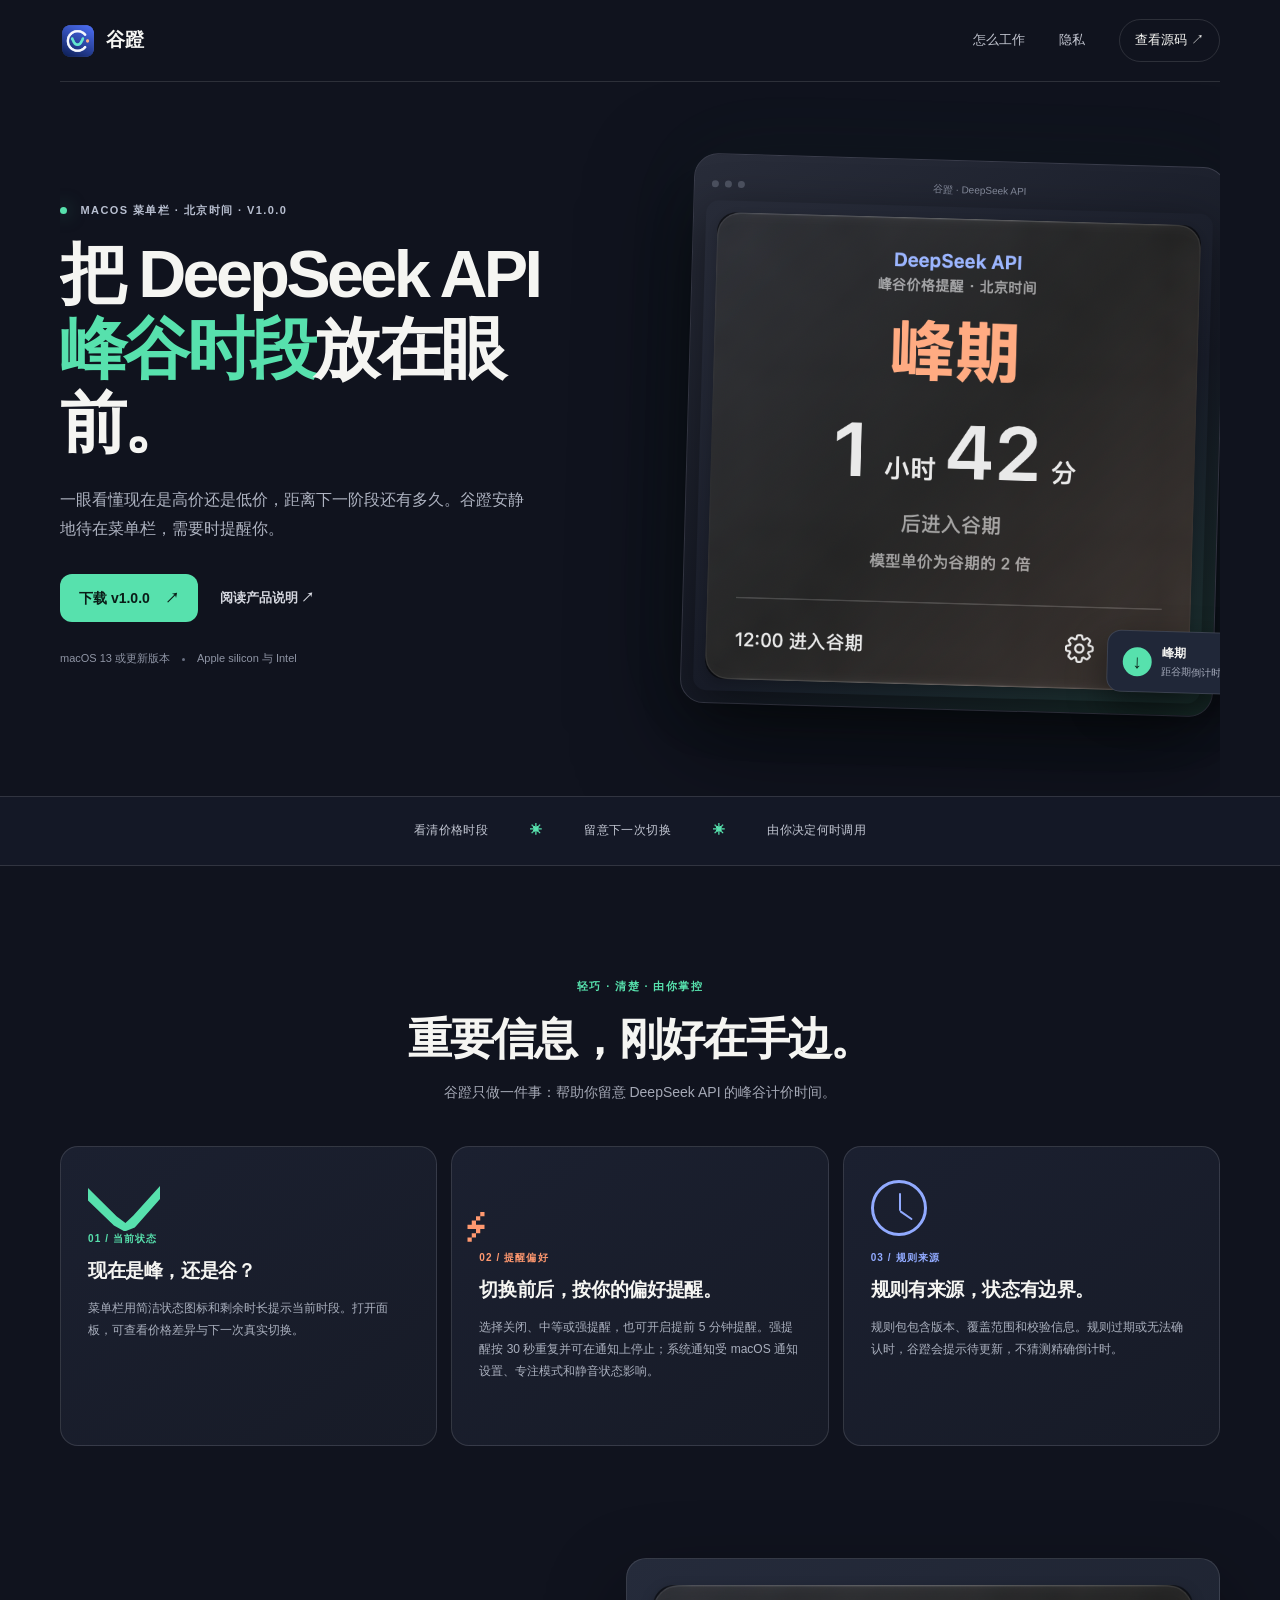
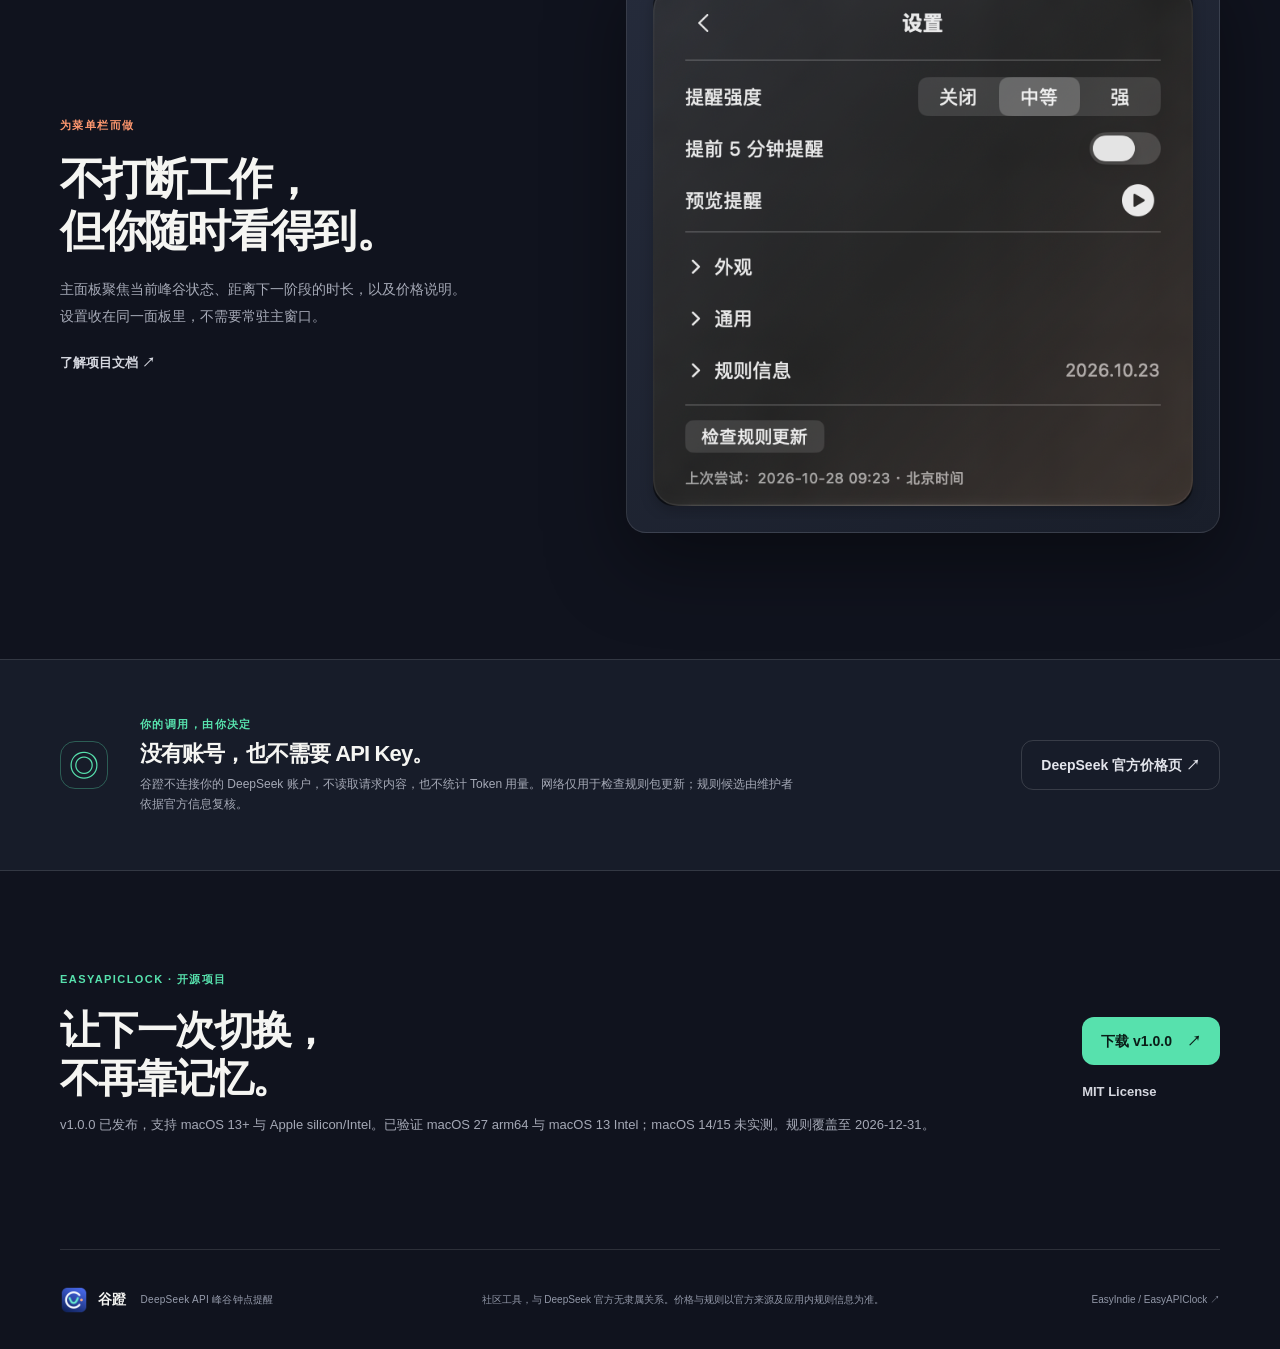
<file: site/index.html>
<!doctype html>
<html lang="zh-CN">
<head>
  <meta charset="utf-8">
  <meta name="viewport" content="width=device-width, initial-scale=1">
  <meta name="theme-color" content="#10131e">
  <meta name="description" content="谷蹬：常驻 macOS 菜单栏的 DeepSeek API 峰谷钟点提醒。查看当前价格时段、下一次切换倒计时，并按偏好接收提醒。">
  <title>谷蹬 — DeepSeek API 峰谷钟点提醒</title>
  <link rel="icon" type="image/png" href="assets/icon.png">
  <link rel="stylesheet" href="styles.css">
</head>
<body>
  <header class="nav wrap">
    <a class="brand" href="#top" aria-label="谷蹬首页">
      <img src="assets/icon.png" alt="" width="36" height="36">
      <span>谷蹬</span>
    </a>
    <nav aria-label="主导航">
      <a href="#how">怎么工作</a>
      <a href="#privacy">隐私</a>
      <a class="nav-cta" href="https://github.com/EasyIndie/EasyAPIClock">查看源码 <span aria-hidden="true">↗</span></a>
    </nav>
  </header>

  <main id="top">
    <section class="hero wrap">
      <div class="hero-copy">
        <p class="eyebrow"><span class="live-dot"></span> macOS 菜单栏 · 北京时间 · v1.0.0</p>
        <h1>把 DeepSeek API<br><span>峰谷时段</span>放在眼前。</h1>
        <p class="lead">一眼看懂现在是高价还是低价，距离下一阶段还有多久。谷蹬安静地待在菜单栏，需要时提醒你。</p>
        <div class="hero-actions">
          <a class="button primary" href="https://github.com/EasyIndie/EasyAPIClock/releases/latest">下载 v1.0.0 <span aria-hidden="true">↗</span></a>
          <a class="text-link" href="https://github.com/EasyIndie/EasyAPIClock/blob/main/docs/product/overview.md">阅读产品说明 <span aria-hidden="true">↗</span></a>
        </div>
        <div class="requirements"><span>macOS 13 或更新版本</span><i></i><span>Apple silicon 与 Intel</span></div>
      </div>
      <div class="hero-visual" aria-label="谷蹬 macOS 菜单栏应用界面截图">
        <div class="window-chrome"><span></span><span></span><span></span><b>谷蹬 · DeepSeek API</b></div>
        <img class="panel-shot" src="assets/panel.png" alt="谷蹬主面板展示当前峰期、价格基准与距离下一谷期的时间">
        <div class="floating-chip"><span class="chip-icon">↓</span><span><b>峰期</b><small>距谷期倒计时</small></span></div>
      </div>
    </section>

    <section class="ticker" aria-label="产品定位">
      <div class="wrap ticker-inner"><span>看清价格时段</span><b>✳</b><span>留意下一次切换</span><b>✳</b><span>由你决定何时调用</span></div>
    </section>

    <section class="section wrap" id="how">
      <div class="section-heading">
        <p class="eyebrow">轻巧 · 清楚 · 由你掌控</p>
        <h2>重要信息，刚好在手边。</h2>
        <p>谷蹬只做一件事：帮助你留意 DeepSeek API 的峰谷计价时间。</p>
      </div>
      <div class="feature-grid">
        <article class="feature-card green-card">
          <div class="feature-mark valley-mark" aria-hidden="true"><span></span></div>
          <p class="feature-number">01 / 当前状态</p>
          <h3>现在是峰，还是谷？</h3>
          <p>菜单栏用简洁状态图标和剩余时长提示当前时段。打开面板，可查看价格差异与下一次真实切换。</p>
        </article>
        <article class="feature-card coral-card">
          <div class="feature-mark bell-mark" aria-hidden="true">⌁</div>
          <p class="feature-number">02 / 提醒偏好</p>
          <h3>切换前后，按你的偏好提醒。</h3>
          <p>选择关闭、中等或强提醒，也可开启提前 5 分钟提醒。强提醒按 30 秒重复并可在通知上停止；系统通知受 macOS 通知设置、专注模式和静音状态影响。</p>
        </article>
        <article class="feature-card blue-card">
          <div class="feature-mark clock-mark" aria-hidden="true"><span></span></div>
          <p class="feature-number">03 / 规则来源</p>
          <h3>规则有来源，状态有边界。</h3>
          <p>规则包包含版本、覆盖范围和校验信息。规则过期或无法确认时，谷蹬会提示待更新，不猜测精确倒计时。</p>
        </article>
      </div>
    </section>

    <section class="split-section wrap">
      <div class="split-copy">
        <p class="eyebrow">为菜单栏而做</p>
        <h2>不打断工作，<br>但你随时看得到。</h2>
        <p>主面板聚焦当前峰谷状态、距离下一阶段的时长，以及价格说明。设置收在同一面板里，不需要常驻主窗口。</p>
        <a class="text-link" href="https://github.com/EasyIndie/EasyAPIClock/tree/main/docs">了解项目文档 <span aria-hidden="true">↗</span></a>
      </div>
      <div class="settings-frame"><img src="assets/settings.png" alt="谷蹬设置面板：提醒强度、提前提醒、预览与规则检查"></div>
    </section>

    <section class="privacy-section" id="privacy">
      <div class="wrap privacy-inner">
        <div class="privacy-symbol" aria-hidden="true">◎</div>
        <div><p class="eyebrow">你的调用，由你决定</p><h2>没有账号，也不需要 API Key。</h2><p>谷蹬不连接你的 DeepSeek 账户，不读取请求内容，也不统计 Token 用量。网络仅用于检查规则包更新；规则候选由维护者依据官方信息复核。</p></div>
        <a class="button ghost" href="https://api-docs.deepseek.com/zh-cn/quick_start/pricing/">DeepSeek 官方价格页 ↗</a>
      </div>
    </section>

    <section class="download wrap">
      <div><p class="eyebrow">EasyAPIClock · 开源项目</p><h2>让下一次切换，<br>不再靠记忆。</h2><p>v1.0.0 已发布，支持 macOS 13+ 与 Apple silicon/Intel。已验证 macOS 27 arm64 与 macOS 13 Intel；macOS 14/15 未实测。规则覆盖至 2026-12-31。</p></div>
      <div class="download-actions"><a class="button primary" href="https://github.com/EasyIndie/EasyAPIClock/releases/latest">下载 v1.0.0 <span aria-hidden="true">↗</span></a><a class="text-link" href="https://github.com/EasyIndie/EasyAPIClock/blob/main/LICENSE">MIT License</a></div>
    </section>
  </main>

  <footer class="footer wrap">
    <div class="footer-brand"><img src="assets/icon.png" width="28" height="28" alt=""><span>谷蹬</span><small>DeepSeek API 峰谷钟点提醒</small></div>
    <p>社区工具，与 DeepSeek 官方无隶属关系。价格与规则以官方来源及应用内规则信息为准。</p>
    <a href="https://github.com/EasyIndie/EasyAPIClock">EasyIndie / EasyAPIClock ↗</a>
  </footer>
</body>
</html>
</file>
<file: site/styles.css>
:root{color-scheme:dark;--ink:#f5f5f2;--muted:#a5a9b6;--base:#10131e;--panel:#181c2a;--line:rgba(255,255,255,.12);--mint:#57e1ad;--coral:#ff986f;--blue:#91aaff;--max:1160px}
*{box-sizing:border-box}
html{scroll-behavior:smooth}
body{margin:0;background:var(--base);color:var(--ink);font-family:-apple-system,BlinkMacSystemFont,"SF Pro Display","PingFang SC","Hiragino Sans GB",sans-serif;line-height:1.6}
a{color:inherit;text-decoration:none}
.wrap{width:min(var(--max),calc(100% - 56px));margin-inline:auto}
.nav{height:82px;display:flex;align-items:center;justify-content:space-between;border-bottom:1px solid var(--line)}
.brand,.footer-brand{display:flex;align-items:center;gap:10px;font-size:19px;font-weight:750;letter-spacing:.02em}.brand img,.footer-brand img{border-radius:10px}
nav{display:flex;align-items:center;gap:34px;color:#c1c4cf;font-size:13px}nav a:hover,.text-link:hover{color:var(--mint)}.nav-cta{padding:10px 15px;border:1px solid var(--line);border-radius:999px;color:var(--ink)}
.hero{min-height:670px;padding-block:78px 86px;display:grid;grid-template-columns:1fr .94fr;align-items:center;gap:60px;overflow:hidden}
.eyebrow{margin:0 0 18px;color:#b8bfd0;font-size:11px;font-weight:700;letter-spacing:.13em;text-transform:uppercase}.live-dot{display:inline-block;width:7px;height:7px;margin-right:9px;background:var(--mint);border-radius:50%;box-shadow:0 0 18px #57e1ad88}
h1{margin:0;font-size:clamp(46px,5.2vw,70px);line-height:1.12;letter-spacing:-.055em;font-weight:720}h1 span{color:var(--mint)}.lead{max-width:470px;margin:24px 0 30px;color:#aeb3c1;font-size:16px;line-height:1.85}
.hero-actions,.download-actions{display:flex;align-items:center;gap:22px}.button{display:inline-flex;align-items:center;justify-content:center;gap:15px;padding:13px 19px;border-radius:12px;font-weight:700;font-size:14px;transition:transform .2s,background .2s}.button:hover{transform:translateY(-2px)}.primary{background:var(--mint);color:#0a1c17}.primary:hover{background:#79f0c3}.text-link{font-size:13px;font-weight:650;color:#d5d7df}.requirements{margin-top:28px;display:flex;align-items:center;gap:12px;color:#8f95a5;font-size:11px}.requirements i{width:3px;height:3px;border-radius:50%;background:#697082}
.hero-visual{position:relative;padding:12px;background:linear-gradient(145deg,#292d3a,#171b27 60%,#1a302d);border:1px solid #3a3d4b;border-radius:24px;box-shadow:0 35px 100px #0008,0 0 90px #58e1ad0b;transform:rotate(1.6deg)}.window-chrome{height:34px;display:flex;align-items:center;gap:6px;padding-inline:5px;color:#818797;font-size:10px}.window-chrome>span{width:7px;height:7px;background:#4a4f5d;border-radius:50%}.window-chrome>b{margin-left:auto;margin-right:auto;font-weight:500}.panel-shot{display:block;width:100%;border-radius:13px;box-shadow:0 15px 50px #0007}.floating-chip{position:absolute;right:-25px;bottom:22px;display:flex;align-items:center;gap:10px;padding:12px 15px;background:#202738;border:1px solid #ffffff20;border-radius:14px;box-shadow:0 16px 38px #0007}.chip-icon{width:29px;height:29px;display:grid;place-items:center;border-radius:50%;background:var(--mint);color:#0e241c;font-size:19px;font-weight:800}.floating-chip b,.floating-chip small{display:block}.floating-chip b{font-size:12px}.floating-chip small{color:#a4aaba;font-size:10px}
.ticker{border-block:1px solid var(--line);background:#141826}.ticker-inner{height:68px;display:flex;align-items:center;justify-content:center;gap:42px;color:#c2c6d2;font-size:12px;letter-spacing:.03em}.ticker b{color:var(--mint);font-size:12px}
.section{padding-block:112px}.section-heading{text-align:center;margin-bottom:43px}.section-heading .eyebrow{color:var(--mint)}h2{margin:0;font-size:clamp(30px,4vw,44px);line-height:1.2;letter-spacing:-.04em}.section-heading>p:last-child{margin:15px 0 0;color:var(--muted);font-size:14px}
.feature-grid{display:grid;grid-template-columns:repeat(3,1fr);gap:14px}.feature-card{min-height:300px;padding:27px 27px 30px;border:1px solid var(--line);border-radius:18px;background:linear-gradient(145deg,#1b2030,#171b27)}.green-card{--accent:var(--mint)}.coral-card{--accent:var(--coral)}.blue-card{--accent:var(--blue)}.feature-mark{height:76px;color:var(--accent)}.valley-mark{position:relative;width:72px;height:50px;margin-top:7px}.valley-mark:before{content:"";position:absolute;inset:0;background:var(--accent);clip-path:polygon(0 13%,21% 43%,40% 70%,52% 83%,63% 68%,100% 9%,100% 35%,65% 92%,51% 100%,36% 88%,0 38%)}.bell-mark{font-size:68px;line-height:1;transform:rotate(90deg);transform-origin:left center}.clock-mark{width:56px;height:56px;border:3px solid var(--accent);border-radius:50%;position:relative;margin:6px 0 14px}.clock-mark:before,.clock-mark:after{content:"";position:absolute;left:25px;top:10px;width:2px;height:18px;border-radius:4px;background:var(--accent);transform-origin:bottom}.clock-mark:after{transform:rotate(125deg);height:15px;top:13px}.feature-number{margin:0 0 9px;color:var(--accent);font-size:10px;font-weight:700;letter-spacing:.11em}.feature-card h3{margin:0 0 10px;font-size:19px;letter-spacing:-.02em}.feature-card>p:last-child{margin:0;color:#aab0be;font-size:12px;line-height:1.85}
.split-section{display:grid;grid-template-columns:.8fr 1fr;gap:90px;align-items:center;padding-bottom:126px}.split-copy .eyebrow{color:var(--coral)}.split-copy h2{margin-bottom:18px}.split-copy>p:not(.eyebrow){max-width:410px;margin:0 0 20px;color:var(--muted);font-size:14px;line-height:1.9}.settings-frame{padding:13px;background:linear-gradient(145deg,#252b3b,#191e2a);border:1px solid #ffffff1b;border-radius:20px;box-shadow:0 30px 80px #0006}.settings-frame img{display:block;width:100%;border-radius:12px}
.privacy-section{padding-block:56px;background:#171c29;border-block:1px solid var(--line)}.privacy-inner{display:grid;grid-template-columns:54px 1fr auto;gap:26px;align-items:center}.privacy-symbol{width:48px;height:48px;display:grid;place-items:center;border:1px solid #57e1ad55;border-radius:15px;color:var(--mint);font-size:30px}.privacy-inner .eyebrow{margin-bottom:7px;color:var(--mint)}.privacy-inner h2{font-size:22px}.privacy-inner p:last-child{max-width:660px;margin:8px 0 0;color:var(--muted);font-size:12px}.ghost{border:1px solid #ffffff24;color:#e3e5ec;white-space:nowrap}.ghost:hover{background:#ffffff0a}
.download{padding-block:100px;display:flex;align-items:center;justify-content:space-between}.download .eyebrow{color:var(--mint)}.download h2{font-size:40px}.download p:last-child{color:var(--muted);font-size:13px}.download-actions{align-items:flex-start;flex-direction:column;gap:17px}
.footer{min-height:100px;border-top:1px solid var(--line);display:flex;align-items:center;justify-content:space-between;gap:24px;color:#9298a8;font-size:10px}.footer-brand{color:var(--ink);font-size:14px}.footer-brand small{margin-left:4px;color:#979dad;font-size:10px;font-weight:450}.footer>p{max-width:420px}.footer>a{white-space:nowrap}
@media(max-width:850px){.hero{grid-template-columns:1fr;gap:46px;padding-top:65px}.hero-copy{max-width:620px}.hero-visual{max-width:580px;margin-inline:auto}.feature-grid{grid-template-columns:1fr}.feature-card{min-height:250px}.split-section{grid-template-columns:1fr;gap:35px}.split-copy{max-width:600px}.privacy-inner{grid-template-columns:48px 1fr}.privacy-inner .button{grid-column:2;justify-self:start}.download{gap:30px}}
@media(max-width:560px){.wrap{width:min(100% - 36px,var(--max))}.nav{height:68px}.brand{font-size:17px}nav{gap:12px}nav>a:not(.nav-cta){display:none}.nav-cta{padding:8px 11px;font-size:11px}.hero{min-height:auto;padding-block:58px 68px;gap:39px}h1{font-size:45px}.lead{font-size:14px}.hero-actions{align-items:flex-start;flex-direction:column;gap:15px}.floating-chip{right:-8px;bottom:14px}.ticker-inner{height:59px;gap:12px;font-size:9px}.section{padding-block:78px}.section-heading{margin-bottom:27px}.feature-card{padding:22px;min-height:0}.split-section{padding-bottom:80px}.privacy-section{padding-block:36px}.privacy-inner{gap:15px}.privacy-inner h2{font-size:18px}.privacy-inner p:last-child{font-size:11px}.download{padding-block:75px;align-items:flex-start;flex-direction:column}.download h2{font-size:34px}.footer{padding-block:20px;align-items:flex-start;flex-direction:column;gap:8px}.footer>p{margin:0}.footer-brand small{display:none}}
@media(prefers-reduced-motion:reduce){html{scroll-behavior:auto}*,*:before,*:after{transition:none!important}}
</file>
